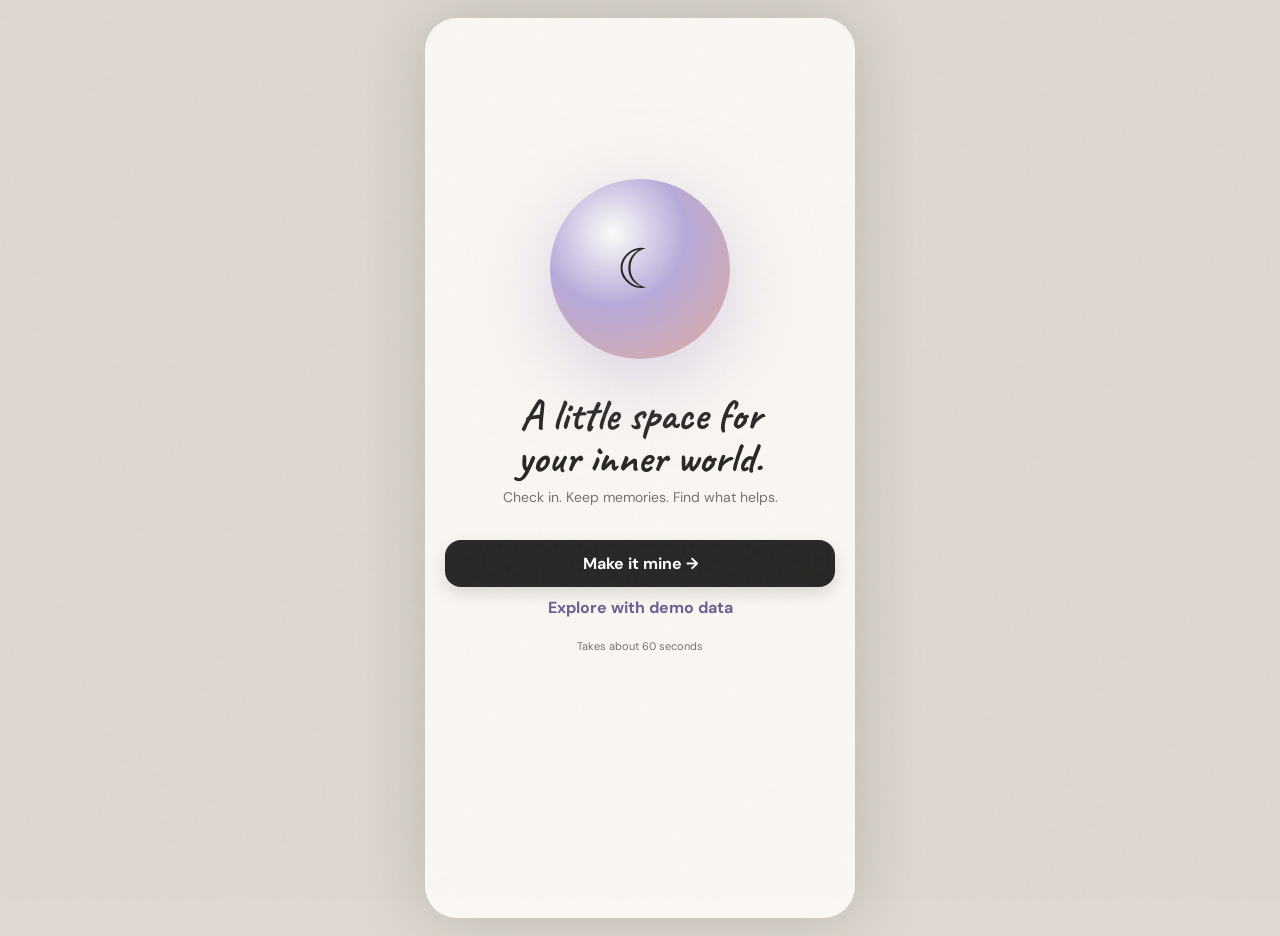
<file: index.html>
<!doctype html>
<html lang="en">
<head>
  <meta charset="UTF-8" />
  <meta name="viewport" content="width=device-width, initial-scale=1, viewport-fit=cover" />
  <meta name="theme-color" content="#f6f0e7" />
  <meta name="description" content="A private emotional scrapbook that learns what brings you back to yourself." />
  <meta name="mobile-web-app-capable" content="yes" />
  <meta name="apple-mobile-web-app-capable" content="yes" />
  <meta name="apple-mobile-web-app-status-bar-style" content="default" />
  <meta name="apple-mobile-web-app-title" content="Lumen" />
  <title>Lumen — your inner world</title>
  <link rel="manifest" href="manifest.webmanifest" />
  <link rel="icon" href="icons/icon.svg" type="image/svg+xml" />
  <link rel="apple-touch-icon" href="icons/icon-192.svg" />
  <link rel="preconnect" href="https://fonts.googleapis.com">
  <link rel="preconnect" href="https://fonts.gstatic.com" crossorigin>
  <link href="https://fonts.googleapis.com/css2?family=Caveat:wght@500;600&family=DM+Sans:wght@400;500;600;700&display=swap" rel="stylesheet">
  <link rel="stylesheet" href="styles.css" />
</head>
<body>
  <div class="grain"></div>
  <main id="app" class="app-shell" aria-live="polite"></main>
  <div id="overlay-root"></div>
  <script src="app.js"></script>
  <script src="features.js"></script>
</body>
</html>
</file>
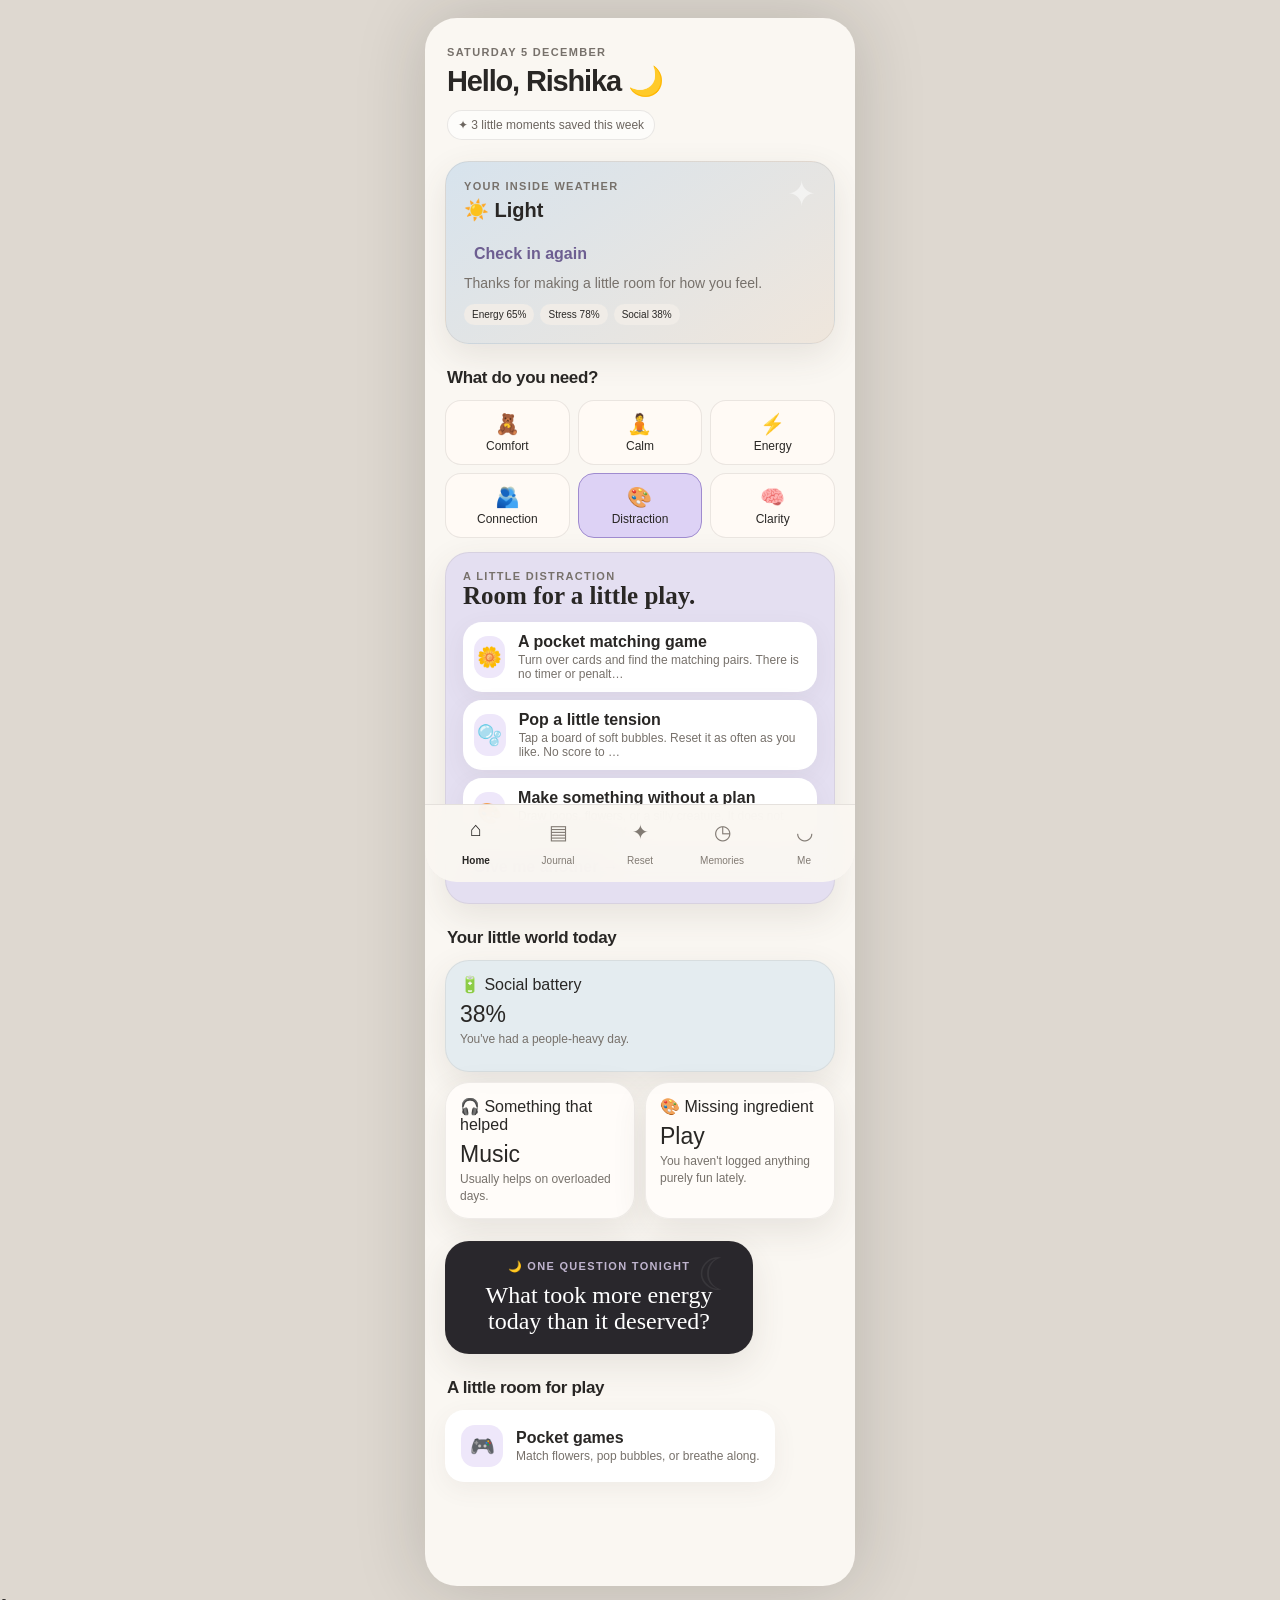
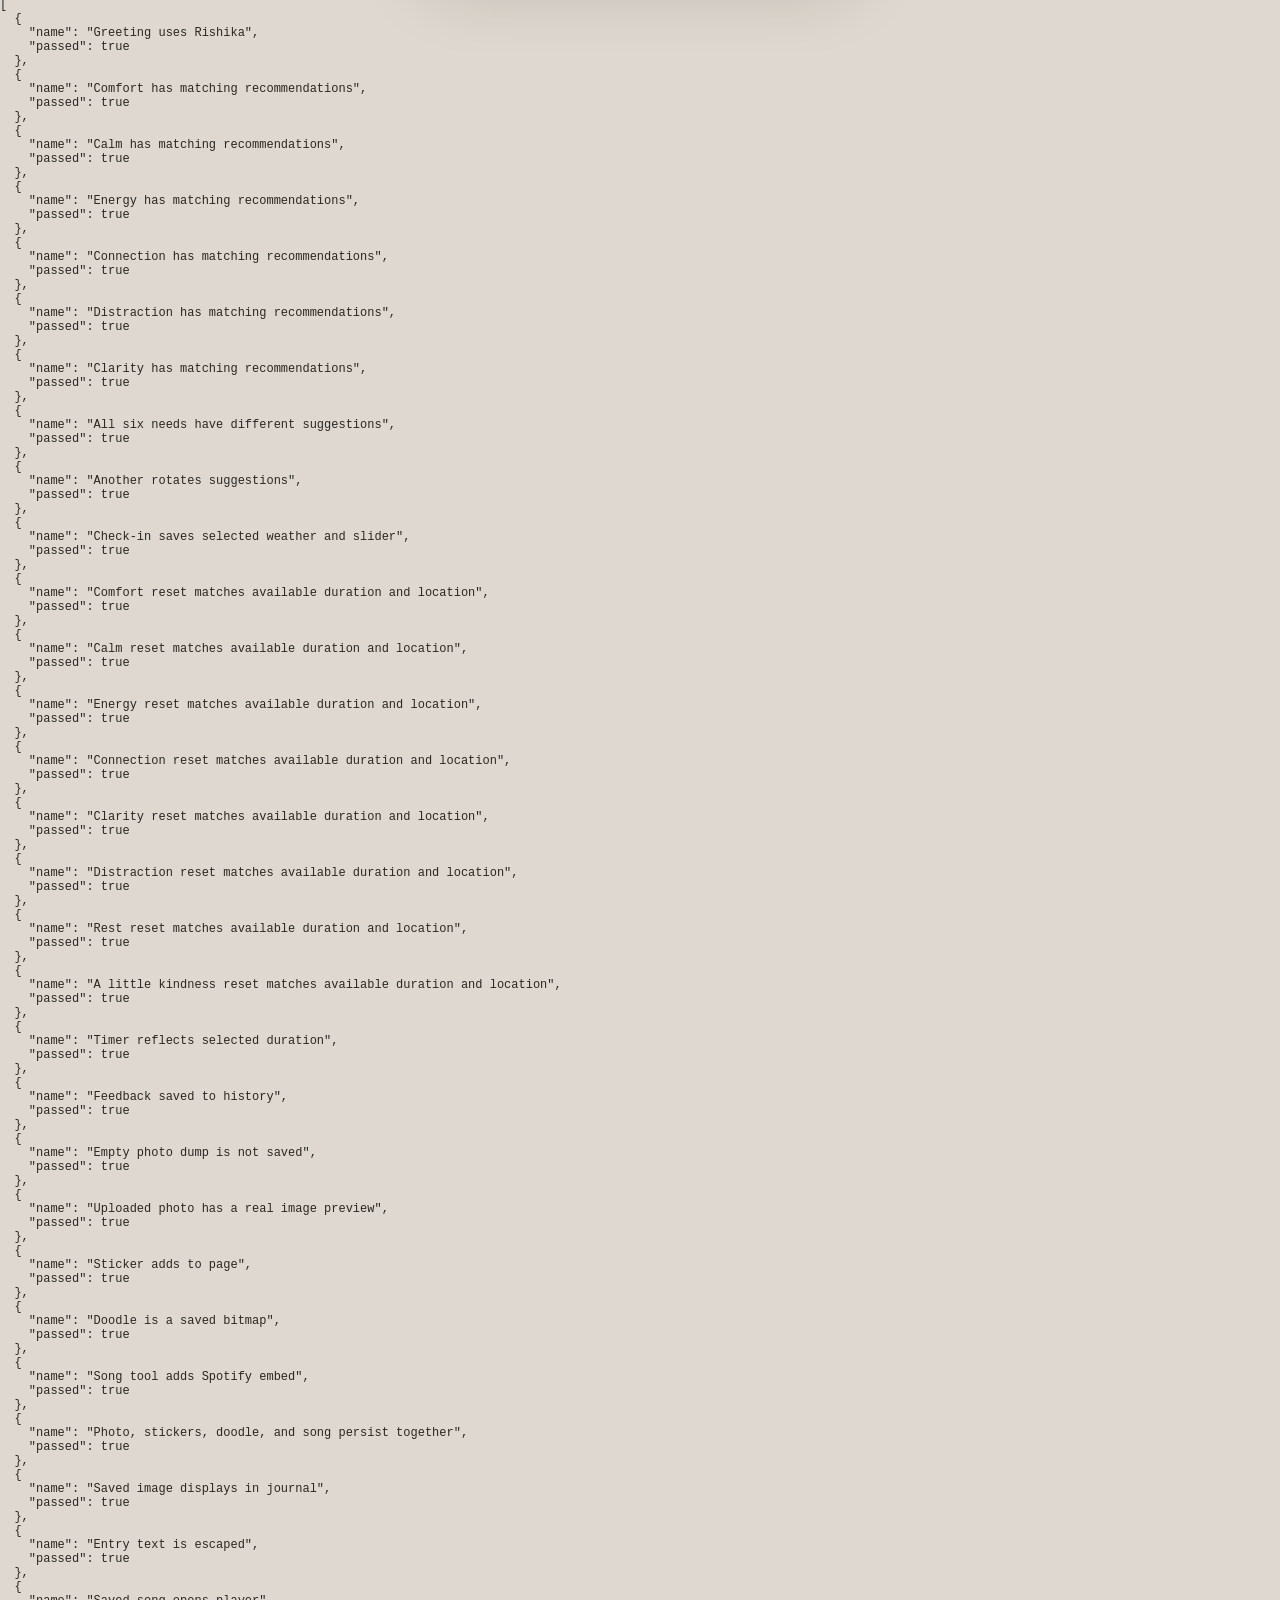
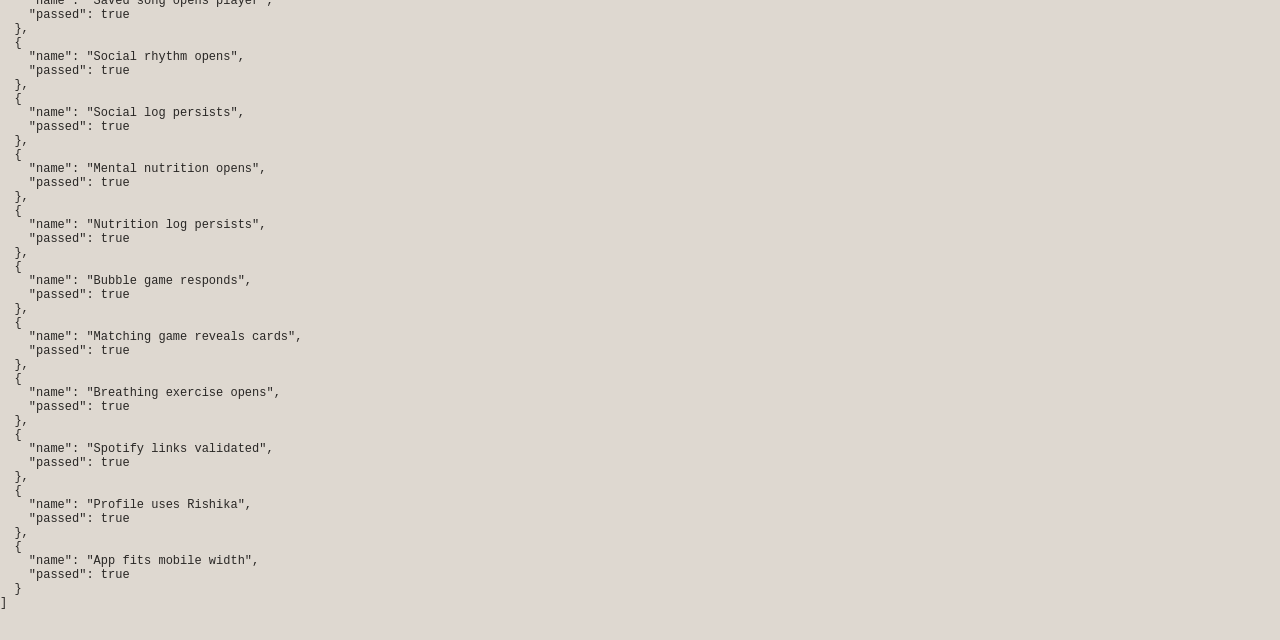
<file: tests/browser.html>
<!doctype html><html><head><meta charset="utf-8"><meta name="viewport" content="width=device-width, initial-scale=1"><link rel="stylesheet" href="../styles.css"></head><body><main id="app" class="app-shell"></main><div id="overlay-root"></div><script src="../app.js"></script><script src="../features.js"></script><script src="browser.js"></script></body></html>
</file>
<file: styles.css>
:root{--ink:#292725;--muted:#77716b;--paper:#faf7f2;--lav:#b9a7e8;--pink:#f3b6c2;--sage:#afc7a3;--blue:#a9c9df;--yellow:#f2d38a;--coral:#efa897;--white:#fffdfa;--line:rgba(55,47,42,.1);--shadow:0 12px 35px rgba(76,63,54,.11);font-family:'DM Sans',sans-serif;color:var(--ink)}
*{box-sizing:border-box}body{margin:0;background:#ded8d0;min-height:100vh}.grain{position:fixed;inset:0;pointer-events:none;opacity:.11;z-index:20;background-image:url("data:image/svg+xml,%3Csvg viewBox='0 0 180 180' xmlns='http://www.w3.org/2000/svg'%3E%3Cfilter id='n'%3E%3CfeTurbulence type='fractalNoise' baseFrequency='.9' numOctaves='3' stitchTiles='stitch'/%3E%3C/filter%3E%3Crect width='100%25' height='100%25' filter='url(%23n)' opacity='.24'/%3E%3C/svg%3E")}.app-shell{width:min(100%,430px);min-height:100vh;margin:auto;background:var(--paper);position:relative;padding:0 20px 104px;overflow:hidden;box-shadow:0 0 70px rgba(30,25,20,.18)}
button,input,textarea{font:inherit;color:inherit}.screen{animation:rise .42s ease both}.top{padding:28px 2px 16px}.eyebrow{text-transform:uppercase;letter-spacing:.12em;font-size:11px;font-weight:700;color:var(--muted)}h1,h2,h3,p{margin:0}.greeting{font-size:29px;line-height:1.15;letter-spacing:-.04em;margin-top:7px}.sub{color:var(--muted);font-size:14px;line-height:1.5;margin-top:7px}.script{font-family:'Caveat',cursive}.week-note{display:inline-flex;align-items:center;gap:7px;margin-top:12px;font-size:12px;color:#6c655f;background:#fff9;border:1px solid var(--line);padding:7px 10px;border-radius:99px}
.card{background:rgba(255,253,250,.87);border:1px solid rgba(76,64,55,.09);border-radius:24px;box-shadow:var(--shadow)}.weather-card{padding:18px;margin-top:5px;background:linear-gradient(145deg,#d7e3ed,#efe6dc);position:relative;overflow:hidden}.weather-card:after{content:'✦';position:absolute;right:18px;top:12px;color:#fff8;font-size:35px}.section-title{font-size:17px;letter-spacing:-.02em;margin:24px 2px 12px}.weather-row{display:flex;gap:8px;overflow-x:auto;padding:3px 1px 8px;scrollbar-width:none}.weather-pill,.need-pill{border:1px solid var(--line);background:#fffaf5;padding:10px 12px;border-radius:16px;white-space:nowrap;cursor:pointer;transition:.2s}.weather-pill{font-size:12px;min-width:68px}.weather-pill span{font-size:24px;display:block;margin-bottom:3px}.weather-pill.active{background:var(--ink);color:white;transform:translateY(-2px)}.need-grid{display:grid;grid-template-columns:repeat(3,1fr);gap:8px}.need-pill{text-align:center;font-size:12px;padding:11px 6px}.need-pill b{font-size:20px;display:block;margin-bottom:3px}.need-pill.active{background:#ddd2f5;border-color:#9f8bcf}.sliders{margin-top:14px;display:grid;gap:10px}.slider-line{display:grid;grid-template-columns:93px 1fr 26px;gap:7px;align-items:center;font-size:12px}.slider-line output{font-weight:700;text-align:right}input[type=range]{width:100%;accent-color:#70627e}.note-input{width:100%;border:0;border-bottom:1px dashed #8c8279;background:transparent;padding:12px 2px 7px;outline:none;font-size:13px}.primary{border:0;background:var(--ink);color:#fff;border-radius:16px;padding:13px 18px;font-weight:700;cursor:pointer;box-shadow:0 7px 16px #29272525}.primary.full{width:100%;margin-top:16px}.ghost{border:1px solid var(--line);background:#fffbf7;border-radius:15px;padding:11px 14px;font-weight:600;cursor:pointer}.text-btn{border:0;background:none;color:#6d5e91;font-weight:700;padding:10px;cursor:pointer}
.actions{display:grid;gap:10px}.action-card{border:0;text-align:left;padding:15px 16px;border-radius:19px;background:#fff;box-shadow:0 7px 24px #675a4f12;display:flex;align-items:center;gap:13px;cursor:pointer}.action-card .icon{width:42px;height:42px;border-radius:14px;background:#eee7fa;display:grid;place-items:center;font-size:20px}.action-card p{font-size:12px;color:var(--muted);margin-top:2px}.world-grid{display:grid;grid-template-columns:1fr 1fr;gap:10px}.mini{padding:14px;min-height:112px}.mini:first-child{grid-column:span 2;background:#e4ecf0}.mini .big{font-size:23px;margin:7px 0 3px}.mini p{font-size:12px;color:var(--muted);line-height:1.35}.prompt{margin-top:22px;padding:18px;background:#29272c;color:white;position:relative}.prompt:after{content:'☾';position:absolute;right:15px;top:6px;font-size:45px;color:#ffffff13}.prompt .eyebrow{color:#bfb4ce}.prompt p{font-family:'Caveat';font-size:24px;line-height:1.1;margin-top:9px;max-width:270px}
.bottom-nav{position:fixed;z-index:15;bottom:0;left:50%;transform:translateX(-50%);width:min(100%,430px);height:78px;padding:9px 10px max(10px,env(safe-area-inset-bottom));background:rgba(250,247,242,.94);backdrop-filter:blur(18px);border-top:1px solid var(--line);display:flex;justify-content:space-around}.nav-btn{border:0;background:none;width:20%;color:#827b74;font-size:10px;display:grid;place-items:center;gap:2px;cursor:pointer}.nav-btn .nav-icon{font-size:20px;transition:.2s}.nav-btn.active{color:var(--ink);font-weight:700}.nav-btn.active .nav-icon{transform:translateY(-2px)}
.headline-row{display:flex;align-items:end;justify-content:space-between}.create-options{display:grid;grid-template-columns:repeat(3,1fr);gap:9px;margin-top:16px}.create-option{border:0;border-radius:20px;padding:17px 4px;background:#e8e0f4;cursor:pointer}.create-option:nth-child(2){background:#eadbbf}.create-option:nth-child(3){background:#dbe7d6}.create-option b{display:block;font-size:22px;margin-bottom:5px}.timeline{display:grid;gap:17px}.entry{padding:15px;position:relative}.entry:nth-child(even){transform:rotate(.5deg)}.entry:nth-child(odd){transform:rotate(-.4deg)}.entry-meta{font-size:11px;color:var(--muted);display:flex;justify-content:space-between}.photo-strip{display:grid;grid-template-columns:1.25fr .8fr .8fr;gap:5px;margin:12px 0}.photo{height:92px;border-radius:12px;background:linear-gradient(145deg,#cabca7,#788a83);position:relative;overflow:hidden}.photo:nth-child(2){background:linear-gradient(145deg,#d7ad96,#7893a8)}.photo:nth-child(3){background:linear-gradient(145deg,#a4b28a,#ded0b0)}.photo:after{content:'✦';position:absolute;color:#fff9;right:8px;top:6px}.entry-quote{font-family:'Caveat';font-size:20px;line-height:1.18}.tags{display:flex;gap:6px;flex-wrap:wrap;margin-top:10px}.tag{font-size:10px;padding:5px 8px;background:#f0ece7;border-radius:99px}.search{width:100%;border:1px solid var(--line);background:#fff;border-radius:16px;padding:12px 14px;outline:none;margin:10px 0 18px}
.choice-grid{display:grid;grid-template-columns:1fr 1fr;gap:10px}.big-choice{border:1px solid var(--line);background:#fff;padding:16px 12px;border-radius:20px;text-align:left;cursor:pointer;min-height:86px}.big-choice b{display:block;font-size:16px;margin-top:7px}.big-choice.active{outline:2px solid #9f8bcf;background:#f0eafa}.segmented{display:flex;background:#ece6df;border-radius:14px;padding:4px;gap:3px}.segmented button{border:0;background:none;border-radius:11px;padding:9px 6px;flex:1;font-size:11px;cursor:pointer}.segmented button.active{background:white;box-shadow:0 3px 10px #554b4320}.result-card{padding:18px;background:#e4e9d9;margin-top:16px}.result-step{display:flex;gap:12px;padding:12px 0;border-bottom:1px dashed #9aa28d}.result-step:last-child{border:0}.result-step b{font-size:18px}.timer{text-align:center;font-size:38px;font-weight:600;letter-spacing:.06em;margin:18px}.memory-hero{padding:13px;background:#e6ded5;position:relative}.polaroid{background:white;padding:8px 8px 27px;transform:rotate(-1.8deg);box-shadow:0 7px 16px #3c332a25}.polaroid .photo{height:190px}.polaroid-caption{font-family:'Caveat';font-size:20px;text-align:center;margin-top:9px}.memory-note{padding:15px;margin-top:13px;background:#fff0c9;transform:rotate(.5deg)}
.mosaic{display:grid;grid-template-columns:repeat(7,1fr);gap:5px;margin-top:13px}.day{aspect-ratio:1;border-radius:9px;background:#eee8e0;display:grid;place-items:center;font-size:14px}.pattern-card{padding:16px;margin-top:10px}.score{height:7px;background:#eee8e2;border-radius:9px;margin-top:9px;overflow:hidden}.score i{display:block;height:100%;background:#9aae8f;border-radius:9px}.profile{display:flex;align-items:center;gap:13px}.avatar{width:52px;height:52px;border-radius:18px;background:#d8cbef;display:grid;place-items:center;font-size:22px}.menu-list{display:grid;gap:9px}.menu-item{border:0;background:#fff;padding:14px;border-radius:17px;text-align:left;box-shadow:0 5px 15px #4b423a0b;display:flex;align-items:center;justify-content:space-between;cursor:pointer}.menu-item span:first-child{font-weight:600}.shelf{display:grid;grid-template-columns:1fr 1fr;gap:11px}.shelf-item{min-height:135px;padding:14px;border-radius:20px;background:#e6dced;box-shadow:var(--shadow);position:relative}.shelf-item:nth-child(2){background:#dce8d5}.shelf-item:nth-child(3){background:#f6ddb0}.shelf-item:nth-child(4){background:#dbe7ef}.shelf-item .emoji{font-size:28px}.shelf-item p{font-family:'Caveat';font-size:19px;line-height:1.05;margin-top:15px}.shelf-item small{color:var(--muted)}
.overlay{position:fixed;z-index:30;inset:0;background:#29272570;display:flex;align-items:flex-end;justify-content:center;animation:fade .2s}.sheet{width:min(100%,430px);max-height:92vh;overflow:auto;background:var(--paper);border-radius:28px 28px 0 0;padding:12px 22px calc(24px + env(safe-area-inset-bottom));animation:sheet .35s ease}.handle{width:44px;height:5px;background:#d4cdc6;border-radius:5px;margin:0 auto 20px}.sheet-head{display:flex;justify-content:space-between;align-items:center;margin-bottom:15px}.close{border:0;background:#ebe5df;width:34px;height:34px;border-radius:50%;cursor:pointer}.editor textarea{width:100%;height:150px;border:0;background:#fffdf8;border-radius:17px;padding:15px;resize:none;outline:none;font-size:16px;line-height:1.5}.editor-tools{display:flex;gap:7px;overflow:auto;margin:12px 0}.tool{white-space:nowrap;border:1px solid var(--line);background:#fff;padding:9px;border-radius:12px;font-size:11px}.toast{position:fixed;z-index:50;top:20px;left:50%;transform:translateX(-50%);background:#292725;color:#fff;padding:11px 16px;border-radius:99px;font-size:12px;box-shadow:var(--shadow);animation:toast 2.4s both}.soft-landing{margin-top:14px;padding:17px;background:#e4dff1}.soft-landing h3{font-family:'Caveat';font-size:25px}.recommend{margin-top:12px;display:grid;gap:8px}.recommend .action-card{padding:11px}.back{border:0;background:none;font-size:20px;padding:5px 10px 5px 0;cursor:pointer}
.welcome{min-height:calc(100vh - 104px);display:flex;flex-direction:column;justify-content:center;text-align:center;position:relative}.welcome .orb{width:180px;height:180px;border-radius:50%;margin:0 auto 35px;background:radial-gradient(circle at 35% 30%,#fff8,#b9a7e8 42%,#efa897);filter:saturate(.75);box-shadow:0 20px 80px #b9a7e880;display:grid;place-items:center;font-size:55px;animation:float 4s ease-in-out infinite}.welcome h1{font-family:'Caveat';font-size:43px;line-height:1}.welcome .primary{margin-top:32px}.tiny{font-size:11px;color:var(--muted);margin-top:11px}.onboard{padding-top:45px}.progress{height:5px;background:#ebe5df;border-radius:8px;margin-bottom:35px}.progress i{display:block;height:100%;background:#9f8bcf;border-radius:8px}.onboard-grid{display:grid;grid-template-columns:1fr 1fr;gap:9px;margin-top:23px}.onboard-choice{border:1px solid var(--line);background:#fff;padding:15px 10px;border-radius:18px;text-align:left;cursor:pointer}.onboard-choice.active{background:#e8dff5;outline:2px solid #aa94d5}.onboard .primary{margin-top:25px;width:100%}
@keyframes rise{from{opacity:0;transform:translateY(7px)}}@keyframes fade{from{opacity:0}}@keyframes sheet{from{transform:translateY(100%)}}@keyframes toast{0%{opacity:0;transform:translate(-50%,-10px)}15%,85%{opacity:1;transform:translate(-50%,0)}100%{opacity:0}}@keyframes float{50%{transform:translateY(-9px) rotate(3deg)}}
@media(min-width:600px){body{padding:18px 0}.app-shell{min-height:calc(100vh - 36px);border-radius:32px}.bottom-nav{bottom:18px;border-radius:0 0 32px 32px}}
.attachment-grid{display:grid;grid-template-columns:repeat(3,minmax(0,1fr));gap:7px;margin:13px 0}.attachment{position:relative}.attachment img,.saved-photo{display:block;width:100%;height:108px;object-fit:cover;border-radius:12px}.remove-attachment{position:absolute;right:4px;top:4px;border:0;border-radius:50%;background:#fff;width:25px;height:25px;cursor:pointer}.upload-area{width:100%;padding:24px;border:2px dashed #bdb0cc;background:#eee8f3;border-radius:16px;cursor:pointer;margin-bottom:12px}.scrap-paper{background:#fffdf5;border-radius:16px;border:1px solid var(--line);padding:8px;margin-bottom:12px}.scrap-paper textarea{background:transparent}.sticker-tray{display:grid;grid-template-columns:repeat(4,1fr);gap:8px;margin:12px 0}.sticker-button{border:0;background:transparent;font-size:30px;padding:5px;cursor:pointer}.sticker-button:hover{transform:rotate(-8deg) scale(1.12)}.sticker-preview{display:flex;flex-wrap:wrap;gap:3px;min-height:5px}.saved-stickers{font-size:28px;margin:8px 0}.doodle-preview{width:100%;max-height:220px;object-fit:contain;display:block}.doodle-preview[hidden]{display:none}.spotify-player{border-radius:14px;margin-top:12px}.song-tag{border:0;cursor:pointer}.sheet h2{font-size:23px;line-height:1.2}.sheet label.slider-line{margin-top:15px}.sheet .ghost.full{width:100%;margin-top:15px}#tool-panel{margin:15px 0}#drawing{width:100%;aspect-ratio:5/3;border:1px dashed #b4a7c4;border-radius:16px;background:#fffdf8;touch-action:none;cursor:crosshair}.match-grid{display:grid;grid-template-columns:repeat(4,1fr);gap:10px;margin:22px 0}.match-card{aspect-ratio:1;border:1px solid #cbbbe4;border-radius:17px;background:#e9dff6;font-size:29px;cursor:pointer;transition:.2s}.match-card.flipped{background:#fff7d6}.match-card:disabled{background:#dce9d4;opacity:1}.bubble-grid{display:grid;grid-template-columns:repeat(4,1fr);gap:14px;margin:25px 0}.bubble{aspect-ratio:1;border-radius:50%;border:1px solid #b4c7d7;background:radial-gradient(circle at 30% 25%,#fff,#d3e5ef 65%,#b8c5e7);box-shadow:0 5px 9px #6e839221;font-size:32px;color:#7691aa;cursor:pointer;transition:.2s}.bubble.popped{background:transparent;border-color:transparent;box-shadow:none;color:#b6a0ce;transform:scale(.75)}.breathing-circle{height:190px;width:190px;margin:65px auto;border-radius:50%;background:radial-gradient(circle at 30% 30%,#eadffb,#bba5d8);box-shadow:0 0 45px #bba5d866;display:grid;place-items:center;animation:breathe 10s ease-in-out infinite}.breathing-circle span{font-size:18px;color:#483e55}@keyframes breathe{0%,100%{transform:scale(.8)}40%{transform:scale(1.15)}}button:focus-visible,input:focus-visible,textarea:focus-visible,select:focus-visible{outline:3px solid #9d85c2;outline-offset:3px}button:disabled{cursor:default}.entry-quote{white-space:pre-wrap;overflow-wrap:anywhere}
</file>
